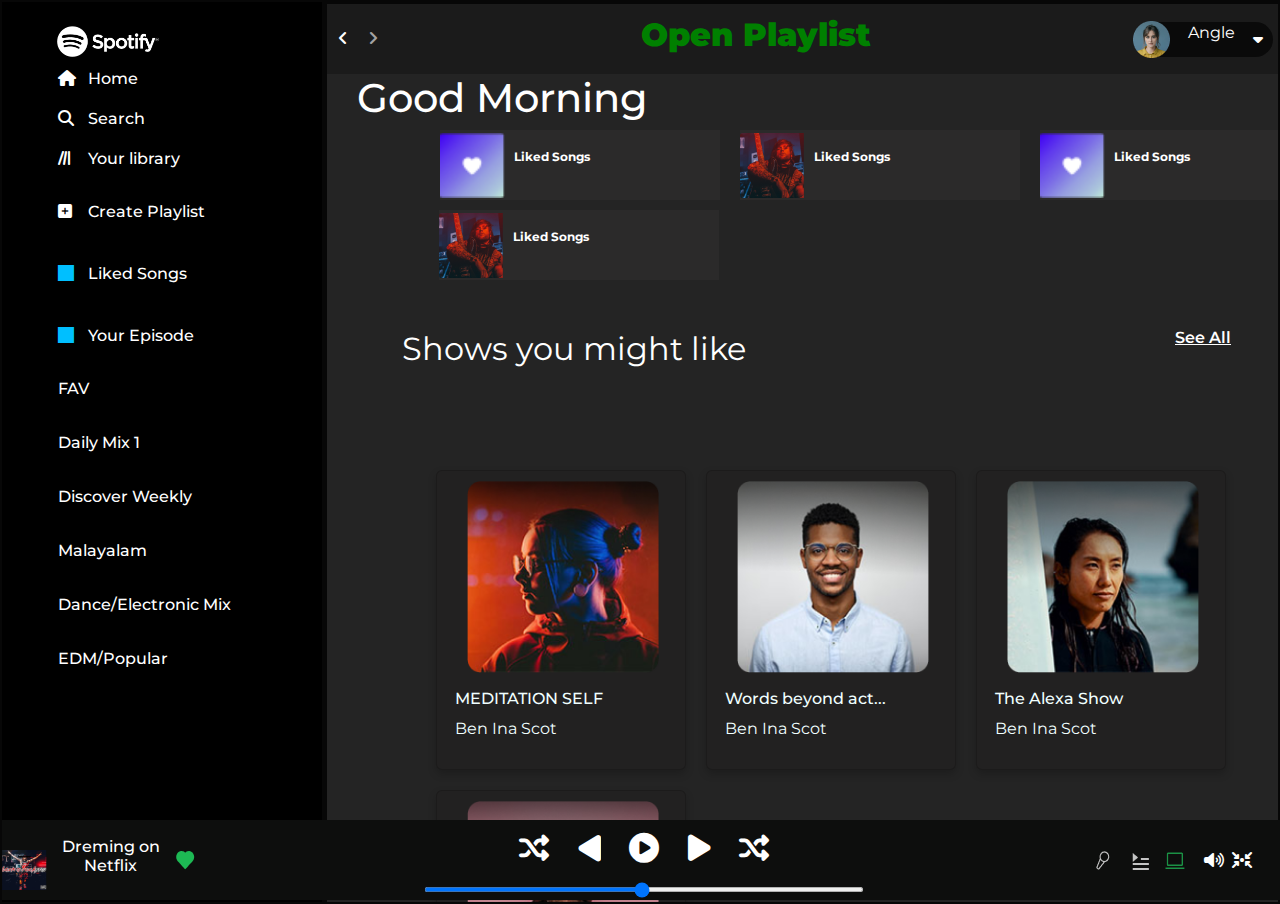
<file: index.html>
<!DOCTYPE html>
<html lang="en">

<head>
    <meta charset="UTF-8">
    <meta name="viewport" content="width=device-width, initial-scale=1.0">
    <title>Spotify - Web Player: Music for everyone</title>
    <link rel="stylesheet" href="https://cdnjs.cloudflare.com/ajax/libs/font-awesome/6.4.2/css/all.min.css">
    <link rel="preconnect" href="https://fonts.googleapis.com">
    <link rel="preconnect" href="https://fonts.gstatic.com" crossorigin>
    <link rel="stylesheet" href="https://cdn.jsdelivr.net/npm/bootstrap@5.3.1/dist/css/bootstrap.min.css    ">
    <link href="https://fonts.googleapis.com/css2?family=Montserrat:wght@400;500&display=swap" rel="stylesheet">
    <link rel="stylesheet" href="style.css">

</head>

<body>
    <div class="outer-div">
        <div class="sidebar">
            <div class="container">
                <div class="logo">
                    <img src="Spotify logo.png" alt="">
                </div>
                <div class="home">
                    <div class="container">
                        <ul>
                            <li><i class="fa-solid fa-house icon1"></i>Home</li>
                        </ul>
                        <ul>
                            <li><i class="fa-solid fa-magnifying-glass icon2"></i>Search</li>
                        </ul>
                        <ul>
                            <li><i class="fa-solid fa-lines-leaning icon2"></i>Your library</li>
                        </ul>
                    </div>
                </div>
                <!---nav-div2-->
                <div class="second-nav">
                    <div class="container">
                        <div class="library">
                            <ul>
                                <li><i class="fa-sharp fa-solid fa-square-plus icon4"></i>Create Playlist</li>
                            </ul>
                            <ul>
                                <li><i class="fa-solid fa-square-full icon5"></i>Liked Songs</li>
                            </ul>
                            <ul>
                                <li><i class="fa-solid fa-square-full icon5"></i>Your Episode</li>
                            </ul>
                        </div>

                        <div class="library2">
                            <ul>
                                <li>FAV</li>
                            </ul>
                            <ul>
                                <li>Daily Mix 1</li>
                            </ul>
                            <ul>
                                <li>Discover Weekly</li>
                            </ul>
                            <ul>
                                <li>Malayalam</li>
                            </ul>
                            <ul>
                                <li>Dance/Electronic Mix</li>
                            </ul>
                            <ul>
                                <li>EDM/Popular</li>
                            </ul>
                        </div>
                        <div class="download">
                            <ul>
                                <li><i class="fa-regular fa-circle-down icon6"></i>Install App</li>
                            </ul>
                        </div>
                    </div>
                </div>
            </div>
        </div>
        <!---main-div -->
        <div class="main-div">
            <!--navbaar-->
            <div class="nav-bar col-6 col-sm-4 col-md-3">
                <div class="icon9">
                    <i class="fa-solid fa-angle-left left1"></i>
                    <i class="fa-solid fa-angle-right left2"></i>
                </div>
                <div class="playlist">
                    <h2><a href="playlist.html">Open Playlist</a></h2>
                </div>
                <div class="user">
                    <img src="Ellipse 3.png" alt="">
                    <p>Angle</p>
                    <i class="fa-solid fa-caret-down"></i>
                </div>
            </div>
            <!--afternavbar div1(goodmorning)-->
            <div class="good-morning">
                <h1>Good Morning</h1>
                <div class="row ">
                    <div class="gm-main-list ">
                        <div>
                            <div class="gm-list">
                                <img src="Group 2.png" alt="">
                                <p>Liked Songs</p>
                            </div>
                        </div>
                        <div>
                            <div class="gm-list">
                                <img src="Group 1.png" alt="">
                                <p>Liked Songs</p>
                            </div>
                        </div>
                        <div>
                            <div class="gm-list">
                                <img src="Group 2.png" alt="">
                                <p>Liked Songs</p>
                            </div>
                        </div>
                    </div>
                </div>
                    <div class="gm-list img4">
                        <img src="Group 1.png"  alt="">
                        <p>Liked Songs</p>
                    </div>
                
            </div>

            <!--Shows you might like you-->
            <div class="shows-card">
                <div class="card-nav">
                    <h2>Shows you might like</h2>
                    <a href="#">See All</a>
                </div>
                <div class="card-section">
                    <div class="row image-line">
                        <div class="card">
                            <img src="Rectangle 16 (1).png" class="card-img-top" alt="">
                            <div class="card-body">
                                <h6>MEDITATION SELF</h6>
                                <p>Ben Ina Scot</p>
                            </div>
                        </div>
                        <div class="card">
                            <img src="Rectangle 16 (2).png" class="card-img-top" alt="">
                            <div class="card-body">
                                <h6>Words beyond act...</h6>
                                <p>Ben Ina Scot</p>
                            </div>
                        </div>
                        <div class="card">
                            <img src="Rectangle 16 (3).png" class="card-img-top" alt="">
                            <div class="card-body">
                                <h6>The Alexa Show</h6>
                                <p>Ben Ina Scot</p>
                            </div>
                        </div>
                        <div class="card">
                            <img src="Rectangle 16.png" class="card-img-top" alt="">
                            <div class="card-body">
                                <h6>Weekly Motivati......</h6>
                                <p>Ben Ina Scot</p>
                            </div>
                        </div>
                    </div>
                    <div class=" row image-line">
                        <div class="card">
                            <img src="Rectangle 16 (1).png" class="card-img-top" alt="">
                            <div class="card-body">
                                <h6>Weekly Motivati......</h6>
                                <p>Ben Ina Scot</p>
                            </div>
                        </div>
                        <div class="card">
                            <img src="Rectangle 16.png" class="card-img-top" alt="">
                            <div class="card-body">
                                <h6>Weekly Motivati......</h6>
                                <p>Ben Ina Scot</p>
                            </div>
                        </div>
                        <div class="card">
                            <img src="Rectangle 16 (2).png" class="card-img-top" alt="">
                            <div class="card-body">
                                <h6>Weekly Motivati......</h6>
                                <p>Ben Ina Scot</p>
                            </div>
                        </div>
                        <div class="card">
                            <img src="Rectangle 16 (1).png" class="card-img-top" alt="">
                            <div class="card-body">
                                <h6>Weekly Motivati......</h6>
                                <p>Ben Ina Scot</p>
                            </div>
                        </div>
                    </div>


                </div>
            </div>
        </div>
        <!---bottom-div-->
        <div class="bottom-div col-6 col-sm-4 col-md-3">
            <div class="bottom-1">
                <img src="Rectangle 20.png" alt="" class="i1">
                <h6>Dreming on Netflix</h6>
                <img src="bx_bxs-heart.png" alt="" class="i2">
            </div>

            <div class="bottom-2 col-6 col-sm-4 col-md-3">
                <div class="music-player">
                    <i class="fa-solid fa-shuffle i3"></i>
                    <i class="fa-solid fa-play fa-rotate-180 i3"></i>
                    <i class="fa-solid fa-circle-play i3"></i>
                    <i class="fa-solid fa-play i3"></i>
                    <i class="fa-solid fa-shuffle i3"></i>
                </div>
                <div class="bottom-21">
                    <div class="slider">
                        <div class="slidecontainer">
                            <input type="range" min="1" max="100" value="50" class="slider" id="myRange">
                        </div>

                    </div>
                </div>
            </div>
            <div class="bottom-3 col-6 col-sm-4 col-md-3">
                <img src="ph_microphone-stage.png" alt="">
                <img src="carbon_query-queue.png" alt="">
                <img src="carbon_laptop.png" alt="">
                <div class="sound-icon">
                    <i class="fa-solid fa-volume-high fa-beat sound-icon1"></i>
                    <i class="fa-sharp fa-solid fa-arrows-to-circle"></i>
                </div>
            </div>
        </div>
    </div>

    <script src="https://cdn.jsdelivr.net/npm/bootstrap@5.3.1/dist/js/bootstrap.bundle.min.js    "></script>
</body>

</html>
</file>
<file: style.css>
body {
  margin: 0px;
  overflow: hidden;
  font-family: 'Montserrat', sans-serif;
  background-color:rgb(7, 7, 7);

}

.outer-div {
  display: flex;
  height: 100vh;
  background-color: rgba(rgba(0, 0, 0, 0.89), alpha);
  color: white;
  margin: 2px;
}

.sidebar {
  width: 320px;
  background-color: black;
  margin-right: 2px;
  position: sticky;

}

.main-div {
  flex: 1;
  background-color: #242424;
  margin-left: 3px;
  margin-top: 2px;
  overflow: scroll;
}

.logo {
  background-color: black;
  padding-left: 20px;
  padding-top: 20px;
  margin-left: 12px;
  margin-top: 4px;
}

.logo>img {
  height: 35px;
  padding-left: 10px;
  padding-bottom: 4px;
}

.home {
  display: flex;
  justify-content: space-between;
  align-items: center;
  height: 120px;
  opacity: 1;
  border-radius: 6px;
  margin-top: 6px;
  cursor: pointer;
}

ul {
  list-style-type: none;
  font-weight: 500;
}

.icon1 {
  padding-right: 30px;
  height: 20px;
  width: 20px;
}

.icon2 {
  padding-right: 30px;
  height: 20px;
  width: 20px;
}

.icon3 {
  padding-right: 30px;
  display: flex;
  justify-content: space-between;
  align-items: center;
  text-align: center;
}

.library {
  justify-content: space-between;
  border-radius: 4px;
  cursor: pointer;
  height: 160px;

}

.icon4 {
  padding-right: 25px;
  height: 30px;
  width: 30px;
  margin-top: 16px;
}

.icon5 {
  padding-right: 25px;
  height: 30px;
  width: 30px;
  margin-top: 16px;
  color: deepskyblue;
}

.icon6 {
  padding-right: 25px;
}

.library2>ul {
  margin-top: 30px;
}

.download {
  margin-top: 60%;
  cursor: pointer;
}

.nav-bar {
  height: 70px;
  width: 100%;
  display: flex;
  align-items: center;
  text-align: center;
  background-color: #1b1b1b;
  justify-content: space-between;

}

.playlist h2 a {
  font-weight: 900;
  color: green;
  text-decoration: none;
}

.left2 {
  padding-left: 16px;
  opacity: 0.6;
  transition: 1s;
}

.icon9 {
  padding-left: 5px;
  margin-left: 6px;
  cursor: pointer;
}

.left2:hover {
  width: 24px;
  height: 24;
}

.user {
  width: 140px;
  height: 35px;
  background-color: rgb(10, 10, 10);
  border-radius: 20px;
  display: flex;
  justify-content: space-between;
  align-items: center;
  margin-right: 5px;
}
.user>p{
  padding-top: 3px;
}
.user>i {
  padding-right: 10px;
}

.good-morning {
  width: 100vw;
  background-color: #242424;

}

.good-morning>h1 {
  margin-left: 30px;
}

.gm-list {
  display: flex;
  width: 280px;
  height: 70px;
  background-color: #2b2a2a;
  justify-content: space-between;
  align-items: center;
  text-align: center;
  margin-left: 20px;

}

.gm-list>img {
  height: 65px;
}

.gm-list>p {
  padding-right:130px;
  font-size: 12px;
  font-weight: 700;
}

.gm-main-list {
  display: flex;
  margin-left: 5px;
  padding-left: 100px;
}

.gm-list2 {
  margin-top: 16px;
  margin-left: 5px;
  padding-left:90px;

}
.gm-list2>img{
  display: flex;
  padding-left:-5px;
}

.img4{
  margin-left: 112px;
  margin-top: 10px;

}

.image-line {
  margin: 5px;
}

.shows-card {
  width: 100vw;
}

.card>img {}

.card-nav {
  display: flex;
  justify-content: space-between;
  text-align: center;
  align-items: center;
  padding-left: 45px;
  margin-top: 20px;
  width: 80%;
}

.card-nav>a {
  font-weight: 600;
  color: white;
  padding-right: 120px;

}

.card-nav>h2 {
  font-weight: 400;
  padding-left: 30px;
  padding-top: 30px;
}

.card {
  background-color: #222121;
  height: 300px;
  width: 250px;
  margin: 10px;
  box-shadow: 0 4px 8px 0 rgba(0, 0, 0, 0.2);
}

.card-img-top {
  padding-left: 18px;
  padding-top: 5px;
  height: 200px;
  margin-top: 5px;
  width: 210px;
  border-radius: 4px;
  box-shadow: 3px solid black;
}

.card-section {
  width: 85%;
  justify-content: center;
  margin-right: 16px;
  margin-left: 25px;
  margin-top: 10px;
  padding: 34px;
  background-color: #242424;
}

.image-line {
  display: flex;
  margin: 40px;
}

.card-body {
  margin-left: 3px;
  padding-left: 3px;
  color: azure;

}

.card-body {}

.bottom-div {
  width: 100%;
  height: 80px;
  position: fixed;
  bottom: 0px;
  margin: none;
  display: flex;
  justify-content: space-between;
  background-color: rgb(13, 14, 13);
  text-align: center;
  align-items: center;
}

.bottom-1 {
  display: flex;
  width: 250px;
  background-color: ;
  text-align: center;
  align-items: center;
  justify-content: space-between;
}

.i1 {
  height: 40px;
  width: 55px;
  margin-top: 20px;
}

.bottom-2 {

  width: 70%;
  height: 70px;
}

.music-player {
  height: 45px;
  display: flex;
  text-align: center;
  align-items: center;
  justify-content: center;
  box-shadow: inset;
  cursor: pointer;

}

.i3:hover {}

.i3 {
  font-size: 30px;
  width: 55px;
  color: white;
  transition: 1s ease-out;
}

.bottom-21 {
  padding-bottom: -0px;
  display: flex;
  justify-content: center;
  margin-top: 5px;
}

.slider {
  width: 70%;
  color: #1b1b1b;
  text-align: center;
  align-items: center;
  margin-bottom: 5px;
  cursor: pointer;
  height: 5px;
}

.slidecontainer {
  height: 10px;
}

.bottom-3 {
  height: 50px;
  display: flex;
  text-align: center;
  align-items: center;
  justify-content: space-between;
  width: 160px;
  margin-right: 30px;
}

.sound-icon {
  display: flex;
  text-align: center;
  align-items: center;
}

.sound-icon1 {
  padding: 8px;
}

/*page 2 css frome here */
.side-bar-image {
  margin-top: 90%;
}

.secondpage{
background-color:black;
}

.main-div2 {
  flex: 1;
  background-color: black;

  margin-left: 3px;
  margin-top: 2px;
  overflow: scroll;
}

.poster-1 {
  width: 100vw;
  background-image: linear-gradient(rgb(122, 189, 170), rgb(42, 56, 56));
  margin-left: px;

}

.song-poster {
  height: 350px;
  display: flex;
}
.song-img {
  padding-top: 70px;

}

.song-info {
  padding-top: 100px;
}

.song-info h1 {
  font-size: 65px;

}

.address {
  height: 40px;
  font-size: 10px;
  margin-top: 5px;
}

.play-btn {
  height: 140px;
  background-image: linear-gradient(rgb(53, 75, 64), rgb(16, 17, 16));

}

.play-icon123 {
  font-size: 25px;
  justify-content: space-between;
  height: 50px;
  color: darkgreen;
  width: 250px;
  margin-left: 30px;
  margin-top: px;
  display: flex;
  padding-top: 20px;
}

.heart {
  color: rgb(219, 210, 210);
  border-radius: 0px solid rgb(27, 27, 27);
  padding-left: 20px;
  padding-right: 20px;

}

.title {
  width: 1111px;
  height: 25px;
  margin-top: 70px;
  display: flex;
  justify-content: space-between;
  text-align: center;
  align-items: center;
  padding-left: 30px;
  text-decoration: underline;

}

.section {
  height: 100vh;
  padding-top: 5px;
}

.song-list {
  display: flex;
  text-align: center;
  justify-content: space-between;
  align-items: center;
  padding-left: 30px;
  background-color:black;
  height: 60px;
  border-radius: 8px solid black;
  padding-top: 5px;
  padding-right: 10px;
  margin: 5px;
}

.song-name {
  width: 200px;
  display: flex;
  justify-content: space-around;
  align-items: center;
  text-align: center;
  height: 40px;
}

.song-name img {
  height: 48px;
  width: 48px;
}

.song-name1 {
  height: 25px;
  display: grid;
  row-gap: -2px;

}

.song-name1 h6 {
  padding-top: -6px;
  margin-bottom: -2px;
}

.time {
  display: flex;
  text-align: center;
  align-items: center;
  justify-content: space-evenly;
  width: 200px;
}

/* adding meadi quries*/
@media screen and (max-width: 700px) {
  .sidebar {
    width:200px;
    height: auto;
    position: relative;
    margin-left: -2px;
    padding-left: -10px;
  }
  .sidebar a {float: left;}
  div.content {margin-left: 0;}
   .library2{margin-top: 3px;}
  .download {margin-top: -1px;}
  .home{ margin-top: 4px;}
}


  
@media screen and (max-width: 400px) {
  .sidebar a {
    float: none;
  }
  
  .sidebar {
    width: 100px;
    flex-wrap: wrap;
  }
  .sidebar ul {
    float: none;
    margin-left: none;
    padding-left: none;
  }
  .library2  {margin-top: 2px;}
  .library2 li {display: flex;}
  .home{ margin-top: 4px;}
  .download {margin-top: -1px;}
}
@media screen and (max-width:400px) {
    .side-bar-image img{
      height: 100px;
      margin-top: 950%;  
  }

}

@media screen and (max-width:700px) {
  .side-bar-image img{
   height: 100px;
   margin-top: 95%;
   padding-left: -2px;
  }  
}
</file>
